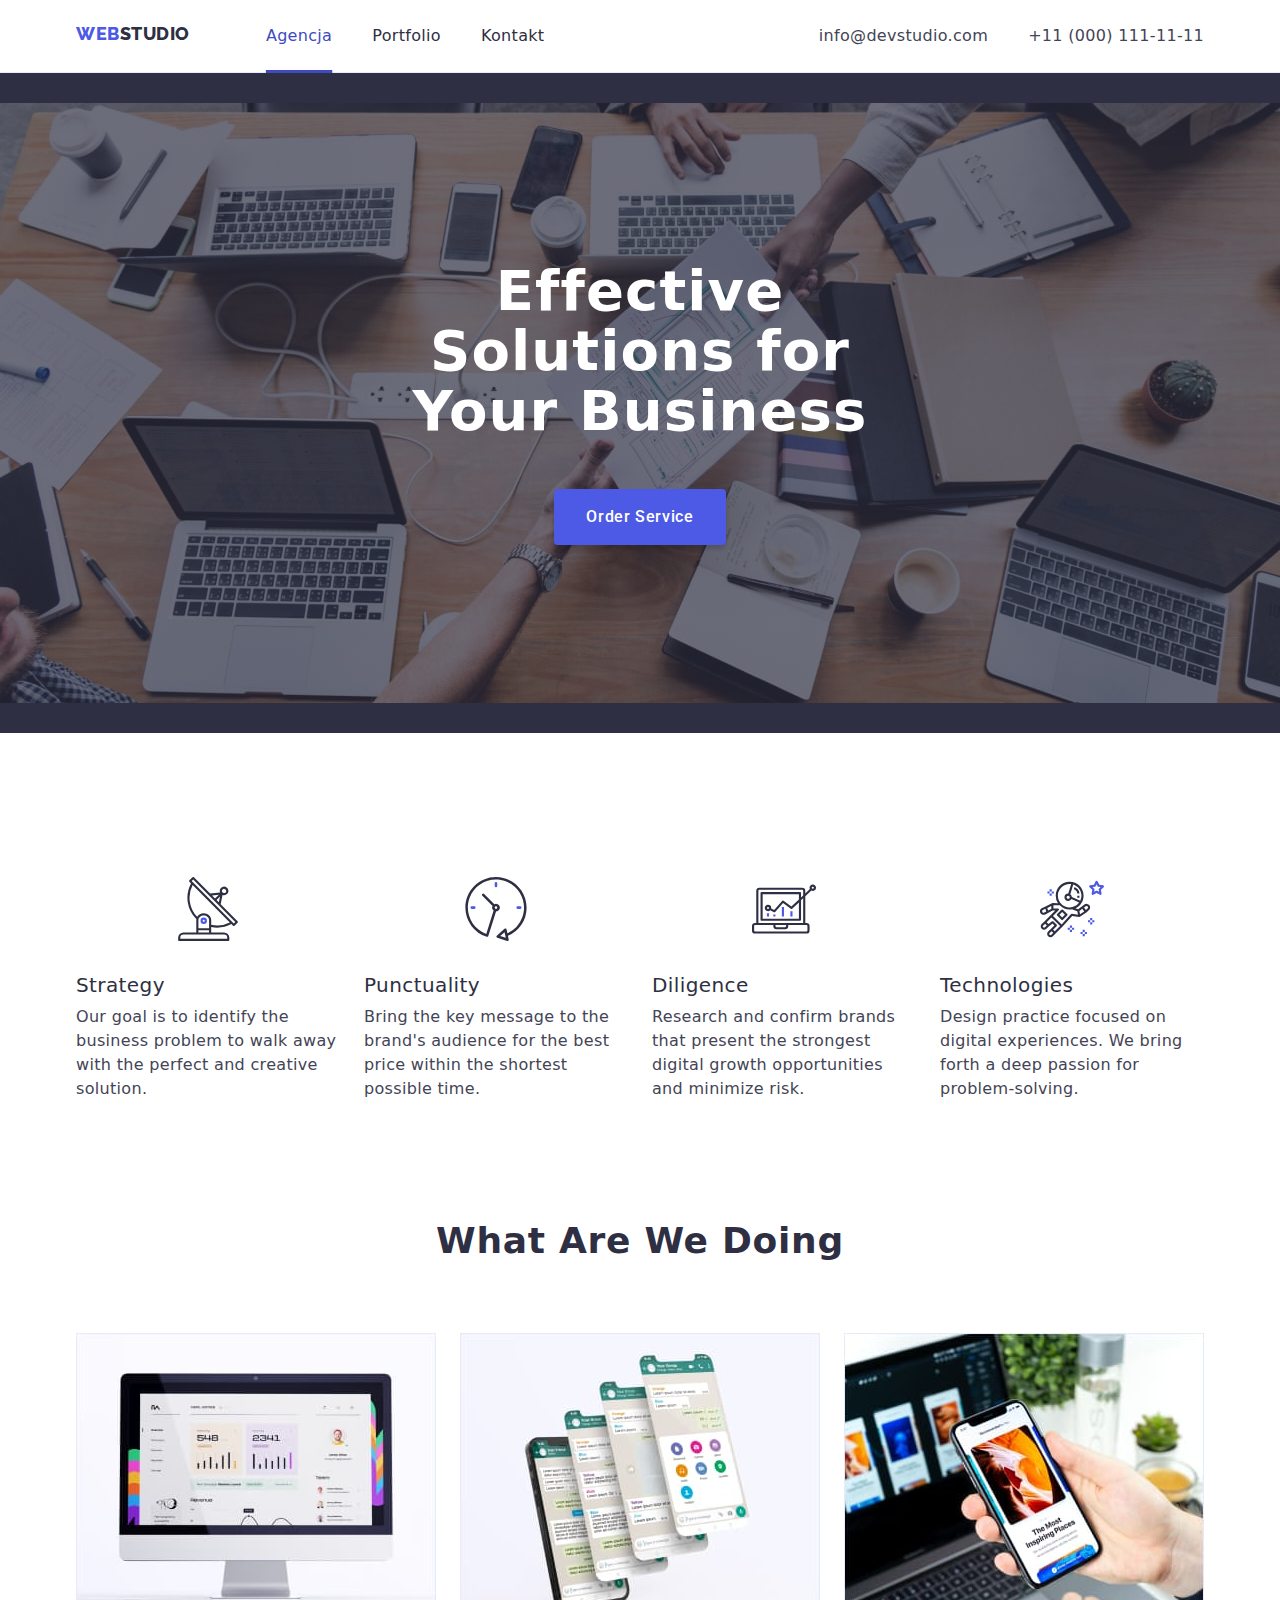
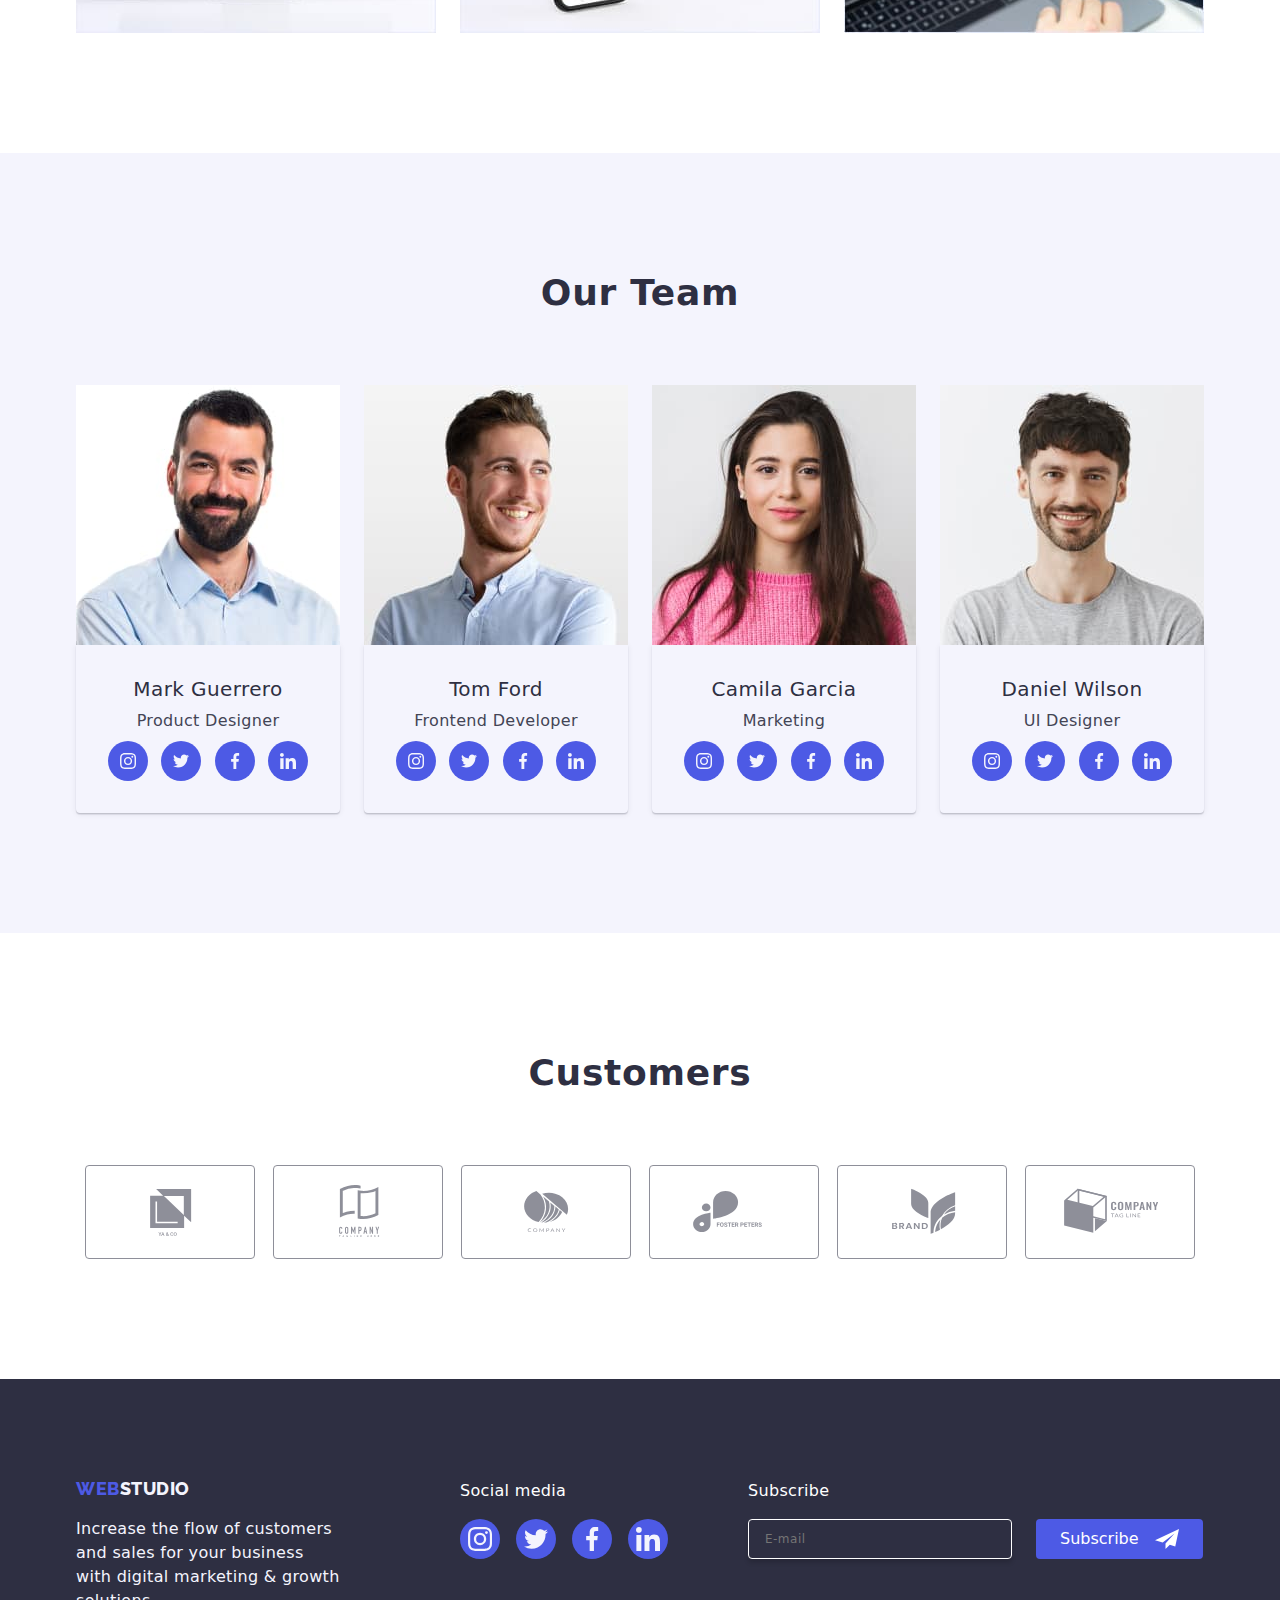
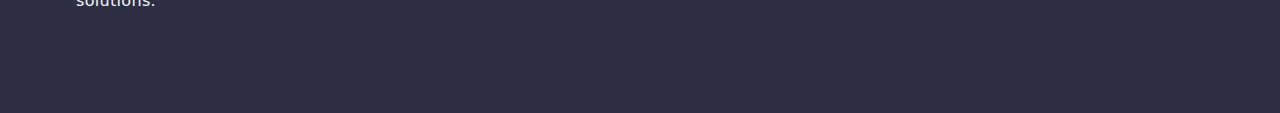
<file: index.html>
<!DOCTYPE html>
<html lang="pl">
  <head>
    <meta charset="UTF-8" />
    <meta http-equiv="X-UA-Compatible" content="IE=edge" />
    <meta name="viewport" content="width=device-width, initial-scale=1.0" />
    <title>WebStudio</title>
    <link rel="stylesheet" href="./css/styles.css" />
    <link
      rel="stylesheet"
      href="https://cdnjs.cloudflare.com/ajax/libs/modern-normalize/2.0.0/modern-normalize.min.css"
    />
    <link rel="preconnect" href="https://fonts.googleapis.com" />
    <link rel="preconnect" href="https://fonts.gstatic.com" crossorigin />
    <link
      href="https://fonts.googleapis.com/css2?family=Raleway:wght@800&family=Roboto:wght@400;500;700;900&display=swap"
      rel="stylesheet"
    />
  </head>
  <body>
    <header class="header">
      <div class="container header-wrapper">
        <a class="logo" href="index.html">
          <span class="logo-span">Web</span>Studio</a
        >
        <nav>
          <ul class="navigation">
            <li><a class="active" href="index.html">Agencja</a></li>
            <li><a href="portfolio.html">Portfolio</a></li>
            <li><a href="#">Kontakt</a></li>
          </ul>
        </nav>
        <address class="address">
          <ul class="header-contact">
            <li><a href="mailto:info@devstudio.com">info@devstudio.com</a></li>
            <li><a href="tel:+11(000)111-11-11">+11 (000) 111-11-11</a></li>
          </ul>
        </address>
      </div>
    </header>
    <main>
      <section class="slogan-background">
        <div class="container">
          <h1 class="slogan">Effective Solutions for Your Business</h1>
          <button class="index-button" type="button" data-modal-open>
            Order Service
          </button>
        </div>
      </section>
      <section class="section">
        <div class="container">
          <ul class="company-desc">
            <li>
              <div>
                <svg width="64px" height="64px">
                  <use href="./images/icons.svg#icon-antenna-1"></use>
                </svg>
              </div>
              <h3 class="header-three">Strategy</h3>

              <p class="desc">
                Our goal is to identify the business problem to walk away with
                the perfect and creative solution.
              </p>
            </li>
            <li>
              <div>
                <svg width="64px" height="64px">
                  <use href="./images/icons.svg#icon-clock-1"></use>
                </svg>
              </div>
              <h3 class="header-three">Punctuality</h3>

              <p class="desc">
                Bring the key message to the brand's audience for the best price
                within the shortest possible time.
              </p>
            </li>
            <li>
              <div>
                <svg width="64px" height="64px">
                  <use href="./images/icons.svg#icon-diagram-1"></use>
                </svg>
              </div>
              <h3 class="header-three">Diligence</h3>

              <p class="desc">
                Research and confirm brands that present the strongest digital
                growth opportunities and minimize risk.
              </p>
            </li>
            <li>
              <div>
                <svg width="64px" height="64px">
                  <use href="./images/icons.svg#icon-astronaut-1"></use>
                </svg>
              </div>
              <h3 class="header-three">Technologies</h3>

              <p class="desc">
                Design practice focused on digital experiences. We bring forth a
                deep passion for problem-solving.
              </p>
            </li>
          </ul>
        </div>
      </section>
      <section class="section work">
        <div class="container">
          <h2 class="header-two">What are we doing</h2>
          <ul class="doing">
            <li>
              <img
                src="images/Rectangle71.jpg"
                alt="computer screen with data on it"
                width="360"
                height="300"
              />
            </li>
            <li>
              <img
                src="images/Rectangle71(1).jpg"
                alt="mobile phone with layers of communicator app"
                width="360"
                height="300"
              />
            </li>
            <li>
              <img
                src="images/Rectangle71(2).jpg"
                alt="person holding a phone with laptop in background"
                width="360"
                height="300"
              />
            </li>
          </ul>
        </div>
      </section>
      <section class="team-background section">
        <div class="container">
          <h2 class="header-two">Our Team</h2>
          <ul class="team">
            <li>
              <img
                src="images/img(1).jpg"
                alt="Mark Guerrero"
                width="264"
                height="260"
              />
              <div>
                <h3 class="header-three">Mark Guerrero</h3>
                <p class="desc">Product Designer</p>
                <ul class="team-icons">
                  <li>
                    <div class="circle">
                      <svg width="16" height="16">
                        <use href="./images/icons.svg#icon-instagram-2"></use>
                      </svg>
                    </div>
                  </li>
                  <li>
                    <div class="circle">
                      <svg width="16" height="16">
                        <use href="./images/icons.svg#icon-twitter-1"></use>
                      </svg>
                    </div>
                  </li>
                  <li>
                    <div class="circle">
                      <svg width="16" height="16">
                        <use href="./images/icons.svg#icon-facebook-1"></use>
                      </svg>
                    </div>
                  </li>
                  <li>
                    <div class="circle">
                      <svg width="16" height="16">
                        <use href="./images/icons.svg#icon-linkedin-1"></use>
                      </svg>
                    </div>
                  </li>
                </ul>
              </div>
            </li>
            <li>
              <img
                src="images/img(1)(1).jpg"
                alt="Tom Ford"
                width="264"
                height="260"
              />
              <div>
                <h3 class="header-three">Tom Ford</h3>
                <p class="desc">Frontend Developer</p>
                <ul class="team-icons">
                  <li>
                    <div class="circle">
                      <svg width="16" height="16">
                        <use href="./images/icons.svg#icon-instagram-2"></use>
                      </svg>
                    </div>
                  </li>
                  <li>
                    <div class="circle">
                      <svg width="16" height="16">
                        <use href="./images/icons.svg#icon-twitter-1"></use>
                      </svg>
                    </div>
                  </li>
                  <li>
                    <div class="circle">
                      <svg width="16" height="16">
                        <use href="./images/icons.svg#icon-facebook-1"></use>
                      </svg>
                    </div>
                  </li>
                  <li>
                    <div class="circle">
                      <svg width="16" height="16">
                        <use href="./images/icons.svg#icon-linkedin-1"></use>
                      </svg>
                    </div>
                  </li>
                </ul>
              </div>
            </li>
            <li>
              <img
                src="images/img(2).jpg"
                alt="Camila Garcia"
                width="264"
                height="260"
              />
              <div>
                <h3 class="header-three">Camila Garcia</h3>
                <p class="desc">Marketing</p>
                <ul class="team-icons">
                  <li>
                    <div class="circle">
                      <svg width="16" height="16">
                        <use href="./images/icons.svg#icon-instagram-2"></use>
                      </svg>
                    </div>
                  </li>
                  <li>
                    <div class="circle">
                      <svg width="16" height="16">
                        <use href="./images/icons.svg#icon-twitter-1"></use>
                      </svg>
                    </div>
                  </li>
                  <li>
                    <div class="circle">
                      <svg width="16" height="16">
                        <use href="./images/icons.svg#icon-facebook-1"></use>
                      </svg>
                    </div>
                  </li>
                  <li>
                    <div class="circle">
                      <svg width="16" height="16">
                        <use href="./images/icons.svg#icon-linkedin-1"></use>
                      </svg>
                    </div>
                  </li>
                </ul>
              </div>
            </li>
            <li>
              <img
                src="images/img(3).jpg"
                alt="Daniel Wilson"
                width="264"
                height="260"
              />
              <div>
                <h3 class="header-three">Daniel Wilson</h3>
                <p class="desc">UI Designer</p>
                <ul class="team-icons">
                  <li>
                    <div class="circle">
                      <svg width="16" height="16">
                        <use href="./images/icons.svg#icon-instagram-2"></use>
                      </svg>
                    </div>
                  </li>
                  <li>
                    <div class="circle">
                      <svg width="16" height="16">
                        <use href="./images/icons.svg#icon-twitter-1"></use>
                      </svg>
                    </div>
                  </li>
                  <li>
                    <div class="circle">
                      <svg width="16" height="16">
                        <use href="./images/icons.svg#icon-facebook-1"></use>
                      </svg>
                    </div>
                  </li>
                  <li>
                    <div class="circle">
                      <svg width="16" height="16">
                        <use href="./images/icons.svg#icon-linkedin-1"></use>
                      </svg>
                    </div>
                  </li>
                </ul>
              </div>
            </li>
          </ul>
        </div>
      </section>
      <section class="section">
        <div class="container">
          <h2 class="header-two">Customers</h2>
          <ul class="customers-list">
            <li>
              <svg width=" 168px" height="88px">
                <use href="./images/icons.svg#icon-Client-1"></use>
              </svg>
            </li>
            <li>
              <svg width=" 168px" height="88px">
                <use href="./images/icons.svg#icon-Client-2"></use>
              </svg>
            </li>
            <li>
              <svg width=" 168px" height="88px">
                <use href="./images/icons.svg#icon-Client-3"></use>
              </svg>
            </li>
            <li>
              <svg width=" 168px" height="88px">
                <use href="./images/icons.svg#icon-Client-4"></use>
              </svg>
            </li>
            <li>
              <svg width=" 168px" height="88px">
                <use href="./images/icons.svg#icon-Client-5"></use>
              </svg>
            </li>
            <li>
              <svg width=" 168px" height="88px">
                <use href="./images/icons.svg#icon-Client-6"></use>
              </svg>
            </li>
          </ul>
        </div>
      </section>
    </main>
    <footer class="footer">
      <div class="container footer-container">
        <div class="container-footer">
          <a class="logo-footer" href="index.html">
            <span class="logo-span">Web</span>Studio</a
          >
          <p class="desc-footer">
            Increase the flow of customers and sales for your business with
            digital marketing & growth solutions.
          </p>
        </div>
        <div class="social-container">
          <h4 class="social-header">Social media</h4>
          <ul class="social-icons">
            <li>
              <div class="circle-footer">
                <svg width="24" height="24">
                  <use href="./images/icons.svg#icon-instagram-2"></use>
                </svg>
              </div>
            </li>
            <li>
              <div class="circle-footer">
                <svg width="24" height="24">
                  <use href="./images/icons.svg#icon-twitter-1"></use>
                </svg>
              </div>
            </li>
            <li>
              <div class="circle-footer">
                <svg width="24" height="24">
                  <use href="./images/icons.svg#icon-facebook-1"></use>
                </svg>
              </div>
            </li>
            <li>
              <div class="circle-footer">
                <svg width="24" height="24">
                  <use href="./images/icons.svg#icon-linkedin-1"></use>
                </svg>
              </div>
            </li>
          </ul>
        </div>
        <div class="email">
          <form action="#">
            <label class="social-header" for="userEmail"> Subscribe </label>
            <div class="form">
              <input
                class="sub-inp"
                placeholder="E-mail"
                id="userEmail"
                type="email"
                name="userEmail"
              /><button class="sub-btn" type="submit">
                <span>Subscribe</span>
                <svg width="24px" height="24px">
                  <use href="./images/icons.svg#icon-Frame-3"></use>
                </svg>
              </button>
            </div>
          </form>
        </div>
      </div>
    </footer>
    <div class="backdrop is-hidden" data-modal>
      <div class="modal">
        <button type="button" class="close-btn" data-modal-close>
          <svg width="24" height="24">
            <use href="./images/icons.svg#icon-close"></use>
          </svg>
        </button>
        <div class="form-modal">
          <h4>Leave your contacts and we will call you back</h4>
          <form action="#">
            <label class="label" for="username">Name</label>
            <div class="input-wrapper">
              <svg width="18px" height="18px">
                <use href="./images/icons.svg#icon-person-black-18dp-1"></use>
              </svg>
              <input
                class="input"
                required
                type="text"
                name="username"
                id="username"
              />
            </div>
            <label class="label" for="phoneNo">Phone</label>
            <div class="input-wrapper">
              <svg width="18px" height="24px">
                <use href="./images/icons.svg#icon-phone-black-18dp-1"></use>
              </svg>
              <input
                class="input"
                required
                type="number"
                name="phoneNo"
                id="phoneNo"
              />
            </div>
            <label class="label" for="email">Email</label>
            <div class="input-wrapper">
              <svg width="18px" height="24px">
                <use href="./images/icons.svg#icon-email-black-18dp-1"></use>
              </svg>
              <input
                class="input"
                required
                type="email"
                name="email"
                id="email"
              />
            </div>
            <label class="label">Comment</label>
            <div class="input-wrapper-txt">
              <textarea
                class="textarea"
                name="comment"
                id="comment"
                placeholder="Text input"
                rows="7"
              ></textarea>
            </div>
            <div class="check-wrapper">
              <input
                required
                class="check"
                name="terms"
                id="terms"
                type="checkbox"
              />
              <label class="label-check" for="terms"
                >I accept the terms and conditions of the
                <a href="#">Privacy policy</a></label
              >
            </div>
            <button class="index-button" type="submit">Send</button>
          </form>
        </div>
      </div>
    </div>
    <script src="./js/modal.js"></script>
  </body>
</html>
</file>
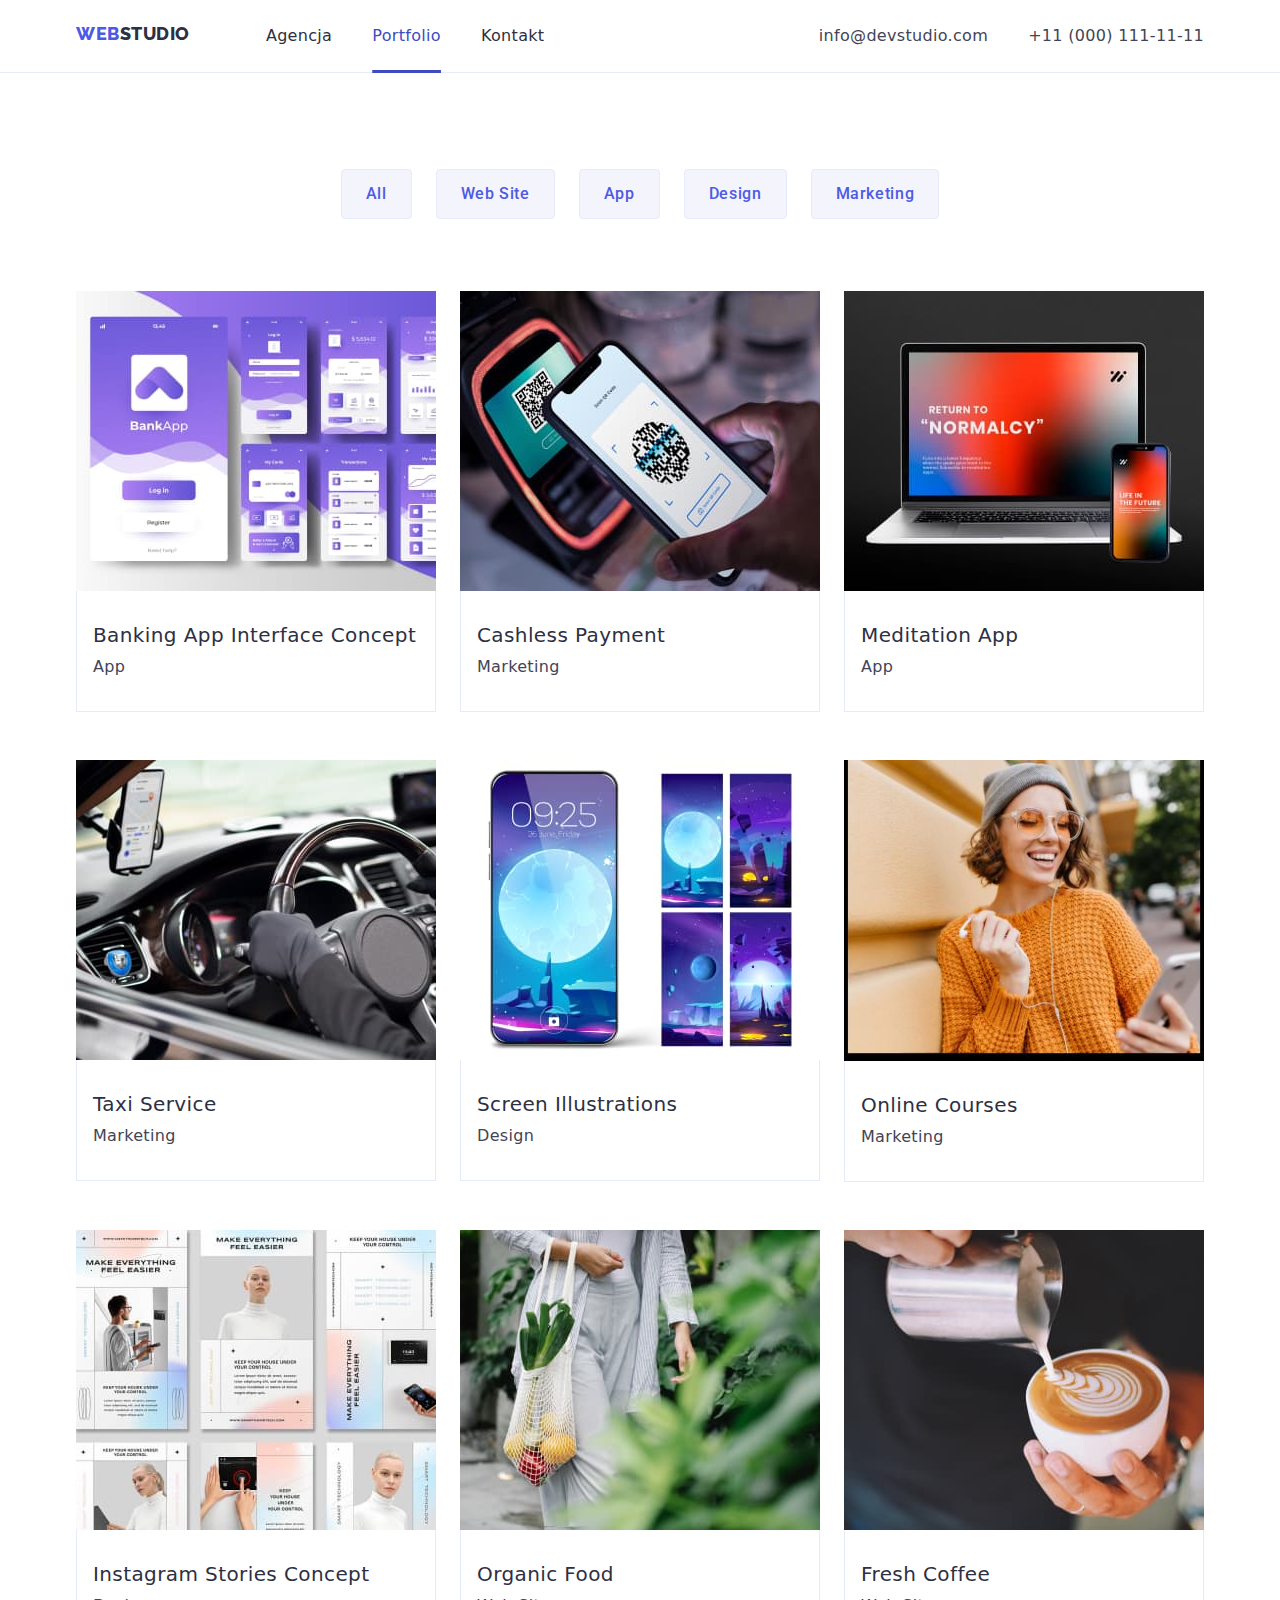
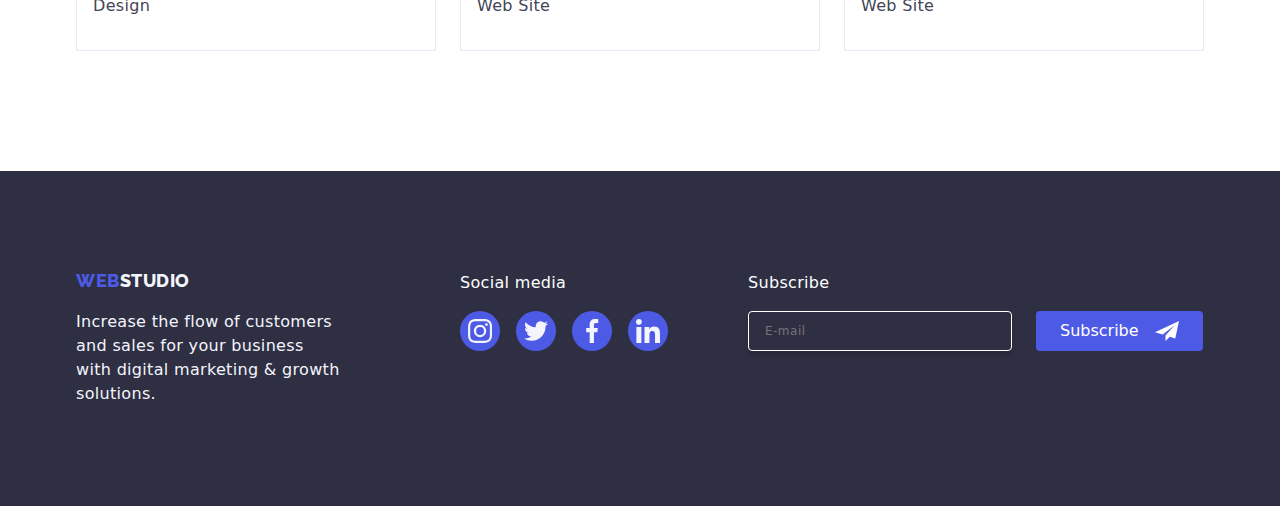
<file: portfolio.html>
<!DOCTYPE html>
<html lang="pl">
  <head>
    <meta charset="UTF-8" />
    <meta http-equiv="X-UA-Compatible" content="IE=edge" />
    <meta name="viewport" content="width=device-width, initial-scale=1.0" />
    <title>Portfolio</title>
    <link rel="stylesheet" href="./css/styles.css" />
    <link
      rel="stylesheet"
      href="https://cdnjs.cloudflare.com/ajax/libs/modern-normalize/2.0.0/modern-normalize.min.css"
    />
    <link rel="preconnect" href="https://fonts.googleapis.com" />
    <link rel="preconnect" href="https://fonts.gstatic.com" crossorigin />
    <link
      href="https://fonts.googleapis.com/css2?family=Raleway:wght@800&family=Roboto:wght@400;500;700;900&display=swap"
      rel="stylesheet"
    />
  </head>
  <body>
    <header class="header">
      <div class="container header-wrapper">
        <a class="logo" href="index.html">
          <span class="logo-span">Web</span>Studio</a
        >
        <nav>
          <ul class="navigation">
            <li><a href="index.html">Agencja</a></li>
            <li><a class="active" href="portfolio.html">Portfolio</a></li>
            <li><a href="#">Kontakt</a></li>
          </ul>
        </nav>
        <address class="address">
          <ul class="header-contact">
            <li><a href="mailto:info@devstudio.com">info@devstudio.com</a></li>
            <li><a href="tel:+11(000)111-11-11">+11 (000) 111-11-11</a></li>
          </ul>
        </address>
      </div>
    </header>
    <main>
      <section class="section-portfolio">
        <div class="container">
          <h1 class="visually-hidden"></h1>
          <ul class="buttons">
            <li><button class="portfolio-button" type="button">All</button></li>
            <li>
              <button class="portfolio-button" type="button">Web Site</button>
            </li>
            <li><button class="portfolio-button" type="button">App</button></li>
            <li>
              <button class="portfolio-button" type="button">Design</button>
            </li>
            <li>
              <button class="portfolio-button" type="button">Marketing</button>
            </li>
          </ul>

          <ul class="portfolio">
            <li>
              <figure class="portfolio-wrapper">
                <img
                  src="images/imgp(4).jpg"
                  alt="purple bank app layout"
                  width="360"
                  height="300"
                />
                <figcaption class="portfolio-desc">
                  14 Stylish and User-Friendly App Design Concepts · Task
                  Manager App · Calorie Tracker App · Exotic Fruit Ecommerce App
                  · Cloud Storage App
                </figcaption>
              </figure>
              <div>
                <h3 class="header-three">Banking App Interface Concept</h3>
                <p class="desc">App</p>
              </div>
            </li>
            <li>
              <figure class="portfolio-wrapper">
                <img
                  src="images/imgp(1).jpg"
                  alt="purple bank app layout"
                  width="360"
                  height="300"
                />
                <figcaption class="portfolio-desc">
                  14 Stylish and User-Friendly App Design Concepts · Task
                  Manager App · Calorie Tracker App · Exotic Fruit Ecommerce App
                  · Cloud Storage App
                </figcaption>
              </figure>
              <div>
                <h3 class="header-three">Cashless Payment</h3>
                <p class="desc">Marketing</p>
              </div>
            </li>
            <li>
              <figure class="portfolio-wrapper">
                <img
                  src="images/imgp(2).jpg"
                  alt="purple bank app layout"
                  width="360"
                  height="300"
                />
                <figcaption class="portfolio-desc">
                  14 Stylish and User-Friendly App Design Concepts · Task
                  Manager App · Calorie Tracker App · Exotic Fruit Ecommerce App
                  · Cloud Storage App
                </figcaption>
              </figure>
              <div>
                <h3 class="header-three">Meditation App</h3>
                <p class="desc">App</p>
              </div>
            </li>
            <li>
              <figure class="portfolio-wrapper">
                <img
                  src="images/imgp(3).jpg"
                  alt="purple bank app layout"
                  width="360"
                  height="300"
                />
                <figcaption class="portfolio-desc">
                  14 Stylish and User-Friendly App Design Concepts · Task
                  Manager App · Calorie Tracker App · Exotic Fruit Ecommerce App
                  · Cloud Storage App
                </figcaption>
              </figure>
              <div>
                <h3 class="header-three">Taxi Service</h3>
                <p class="desc">Marketing</p>
              </div>
            </li>
            <li>
              <figure class="portfolio-wrapper">
                <img
                  src="images/imgp(5).jpg"
                  alt="purple bank app layout"
                  width="360"
                  height="300"
                />
                <figcaption class="portfolio-desc">
                  14 Stylish and User-Friendly App Design Concepts · Task
                  Manager App · Calorie Tracker App · Exotic Fruit Ecommerce App
                  · Cloud Storage App
                </figcaption>
              </figure>
              <div>
                <h3 class="header-three">Screen Illustrations</h3>
                <p class="desc">Design</p>
              </div>
            </li>
            <li>
              <figure class="portfolio-wrapper">
                <img
                  src="images/imgp.jpg"
                  alt="purple bank app layout"
                  width="360"
                  height="300"
                />
                <figcaption class="portfolio-desc">
                  14 Stylish and User-Friendly App Design Concepts · Task
                  Manager App · Calorie Tracker App · Exotic Fruit Ecommerce App
                  · Cloud Storage App
                </figcaption>
              </figure>
              <div>
                <h3 class="header-three">Online Courses</h3>
                <p class="desc">Marketing</p>
              </div>
            </li>
            <li>
              <figure class="portfolio-wrapper">
                <img
                  src="images/imgp(7).jpg"
                  alt="purple bank app layout"
                  width="360"
                  height="300"
                />
                <figcaption class="portfolio-desc">
                  14 Stylish and User-Friendly App Design Concepts · Task
                  Manager App · Calorie Tracker App · Exotic Fruit Ecommerce App
                  · Cloud Storage App
                </figcaption>
              </figure>
              <div>
                <h3 class="header-three">Instagram Stories Concept</h3>
                <p class="desc">Design</p>
              </div>
            </li>
            <li>
              <figure class="portfolio-wrapper">
                <img
                  src="images/img(p)(1).jpg"
                  alt="purple bank app layout"
                  width="360"
                  height="300"
                />
                <figcaption class="portfolio-desc">
                  14 Stylish and User-Friendly App Design Concepts · Task
                  Manager App · Calorie Tracker App · Exotic Fruit Ecommerce App
                  · Cloud Storage App
                </figcaption>
              </figure>
              <div>
                <h3 class="header-three">Organic Food</h3>
                <p class="desc">Web Site</p>
              </div>
            </li>
            <li>
              <figure class="portfolio-wrapper">
                <img
                  src="images/imgp(8).jpg"
                  alt="purple bank app layout"
                  width="360"
                  height="300"
                />
                <figcaption class="portfolio-desc">
                  14 Stylish and User-Friendly App Design Concepts · Task
                  Manager App · Calorie Tracker App · Exotic Fruit Ecommerce App
                  · Cloud Storage App
                </figcaption>
              </figure>
              <div>
                <h3 class="header-three">Fresh Coffee</h3>
                <p class="desc">Web Site</p>
              </div>
            </li>
          </ul>
        </div>
      </section>
    </main>
    <footer class="footer">
      <div class="container footer-container">
        <div class="container-footer">
          <a class="logo-footer" href="index.html">
            <span class="logo-span">Web</span>Studio</a
          >
          <p class="desc-footer">
            Increase the flow of customers and sales for your business with
            digital marketing & growth solutions.
          </p>
        </div>
        <div class="social-container">
          <h4 class="social-header">Social media</h4>
          <ul class="social-icons">
            <li>
              <div class="circle-footer">
                <svg width="24" height="24">
                  <use href="./images/icons.svg#icon-instagram-2"></use>
                </svg>
              </div>
            </li>
            <li>
              <div class="circle-footer">
                <svg width="24" height="24">
                  <use href="./images/icons.svg#icon-twitter-1"></use>
                </svg>
              </div>
            </li>
            <li>
              <div class="circle-footer">
                <svg width="24" height="24">
                  <use href="./images/icons.svg#icon-facebook-1"></use>
                </svg>
              </div>
            </li>
            <li>
              <div class="circle-footer">
                <svg width="24" height="24">
                  <use href="./images/icons.svg#icon-linkedin-1"></use>
                </svg>
              </div>
            </li>
          </ul>
        </div>
        <div class="email">
          <form action="#">
            <label class="social-header" for="userEmail"> Subscribe </label>
            <div class="form">
              <input
                class="sub-inp"
                placeholder="E-mail"
                id="userEmail"
                type="email"
                name="userEmail"
              /><button class="sub-btn" type="submit">
                <span>Subscribe</span>
                <svg width="24px" height="24px">
                  <use href="./images/icons.svg#icon-Frame-3"></use>
                </svg>
              </button>
            </div>
          </form>
        </div>
      </div>
    </footer>
  </body>
</html>
</file>
<file: css/styles.css>
body {
  font-family: "Roboto", sans-serif;
  color: var(--navyblue);
}
a {
  text-decoration: none;
}
ul,
ol {
  list-style: none;
  margin: 0px;
  padding-left: 0px;
}
h3,
h1,
h2,
h4,
p {
  margin: 0px;
}
figure {
  margin-block-start: 0px;
  margin-block-end: 0px;
  margin-inline-start: 0px;
  margin-inline-end: 0px;
}
img {
  display: block;
  max-width: 100%;
  height: auto;
}
button {
  cursor: pointer;
  border: none;
  border-radius: 4px;
}
.visually-hidden {
  position: absolute;
  width: 1px;
  height: 1px;
  margin: 1px;
  border: 0;
  padding: 0;
  white-space: nowrap;
  clip-path: inset(100%);
  clip: rect(0000);
  overflow: hidden;
}
.container {
  width: 1158px;
  margin: 0 auto;
  padding: 0 15px;
}
:root {
  --iris: #4d5ae5;
  --ocean: #404bbf;
  --navyblue: #2e2f42;
  --green: #31d0aa;
  --slate: #434455;
  --lightslate: #8e8f99;
  --cornflower: #e7e9fc;
  --cloud: #f4f4fd;
  --white: #fff;
  --dairy: #fcfcfc;
  --grey: #2e2f42;
  --grey-modal: rgba(46, 47, 66, 0.4);
  --tr-function: cubic-bezier(0.4, 0, 0.2, 1);
  --tr-duration: 250ms;
  --transition: var(--tr-function) var(--tr-duration);
}
.section {
  padding-top: 120px;
  padding-bottom: 120px;
}
.header {
  border-bottom: 1px solid var(--cornflower);
  padding: 24px 0;
}
.logo {
  color: var(--navyblue);
  font-family: Raleway;
  font-size: 18px;

  font-weight: 800;
  line-height: 1.16;
  letter-spacing: 0.54px;
  text-transform: uppercase;
}
.logo-span {
  color: var(--iris);
}
.address {
  margin-left: auto;
}
nav {
  margin-left: 76px;
}

.navigation a {
  font-size: 16px;
  color: var(--navyblue);
  font-weight: 500;
  line-height: 1.5;
  letter-spacing: 0.32px;
}
.navigation a:hover,
.navigation a:focus {
  color: var(--ocean);
  transition: color var(--transition);
}
.active {
  color: var(--ocean) !important;
  text-decoration: underline var(--ocean) 3px;
  text-underline-offset: 29px;
}
.header-contact a {
  color: var(--slate);

  font-size: 16px;
  font-style: normal;
  line-height: 1.5;
  letter-spacing: 0.32px;
}
.header-contact a:hover,
.header-contact a:focus {
  color: var(--ocean);
  transition: color var(--transition);
}
.slogan-background {
  padding: 188px 0;
  background-color: var(--navyblue);
  display: flex;
  justify-content: center;
  flex-direction: column;
  background-image: linear-gradient(
      rgba(46, 47, 66, 0.7),
      rgba(46, 47, 66, 0.7)
    ),
    url(../images/people-office1.jpg);
  background-repeat: no-repeat;
  background-position: 50% 50%;
}
.slogan {
  color: var(--white);
  font-size: 56px;
  font-weight: 700;
  line-height: 1.07;
  letter-spacing: 1.12px;
  text-align: center;

  max-width: 496px;
  margin: 0 auto;
  margin-bottom: 48px;
}
.index-button {
  border-radius: 4px;
  background: var(--iris);
  box-shadow: 0px 4px 4px 0px rgba(0, 0, 0, 0.15);
  color: var(--white);

  font-family: "Roboto", sans-serif;
  font-size: 16px;

  font-weight: 500;
  line-height: 1.5;
  letter-spacing: 0.64px;
  padding: 16px 32px;
  display: block;
  margin: 0 auto;
}
.index-button:hover,
.index-button:focus {
  background: var(--ocean);
  transition: background-color var(--transition);
}
.portfolio-button {
  display: flex;
  padding: 12px 24px;
  justify-content: center;
  align-items: center;
  border-radius: 4px;
  background: var(--cloud);
  color: var(--iris);
  text-align: center;
  border: 1px solid var(--cornflower);
  font-size: 16px;

  font-weight: 500;
  line-height: 1.5;
  letter-spacing: 0.64px;
  font-family: "Roboto", sans-serif;
}
.portfolio-button:hover,
.portfolio-button:focus {
  background: var(--ocean);
  box-shadow: 0px 2px 2px 0px rgba(0, 0, 0, 0.12),
    0px 2px 1px 0px rgba(0, 0, 0, 0.08), 0px 3px 1px 0px rgba(0, 0, 0, 0.1);
  color: var(--white);
  border-bottom: none;
  transition: var(--transition);
}
.company-desc {
  display: flex;
  gap: 24px;
}
.company-desc > li > div {
  display: flex;
  align-items: center;
  justify-content: center;
  width: 264px;
  height: 112px;
  margin-bottom: 8px;
}
.header-three {
  font-size: 20px;

  font-weight: 500;
  line-height: 1.2;
  letter-spacing: 0.4px;
  margin-bottom: 8px;
}
.work {
  padding-top: 0;
}
.doing {
  display: flex;
  gap: 24px;
}
.desc {
  color: var(--slate);

  font-size: 16px;

  line-height: 1.5;
  letter-spacing: 0.32px;
}
.header-two {
  font-size: 36px;

  font-weight: 700;
  line-height: 1.11;
  letter-spacing: 0.72px;
  text-transform: capitalize;
  text-align: center;
  margin-bottom: 72px;
}
.team {
  display: flex;
  gap: 24px;
  padding-inline-start: 0px;
}
.team-background {
  background: var(--cloud);
}
.footer {
  background: var(--navyblue);
  padding: 100px 0;
}
.desc-footer {
  color: var(--cloud);

  font-size: 16px;

  line-height: 1.5;
  letter-spacing: 0.32px;
  margin-top: 17.5px;
}
.logo-footer {
  color: var(--cloud);
  font-family: "Raleway";
  font-size: 18px;

  font-weight: 800;
  line-height: 1.16;
  letter-spacing: 0.54px;
  text-transform: uppercase;
}
.buttons {
  display: flex;
  gap: 24px;
  justify-content: center;
  margin-bottom: 72px;
}
.portfolio {
  display: flex;
  flex-wrap: wrap;
  gap: 48px 24px;
}

.header-wrapper {
  display: flex;
}

.header-wrapper > nav > ul {
  display: flex;
  gap: 40px;
}
.header-wrapper > address > ul {
  gap: 40px;
  display: flex;
}
.team > li > div {
  text-align: center;
  padding: 32px;
  border-radius: 0px 0px 4px 4px;
  box-shadow: 0px 2px 1px 0px rgba(46, 47, 66, 0.08),
    0px 1px 1px 0px rgba(46, 47, 66, 0.16),
    0px 1px 6px 0px rgba(46, 47, 66, 0.08);
}

.container-footer {
  width: 264px;
}
.portfolio > li > div {
  border: 1px solid var(--cornflower);
  padding: 32px 16px;
  border-top: none;
}
.section-portfolio {
  padding-top: 96px;
  padding-bottom: 120px;
}
.portfolio li:hover,
.portfolio li:focus {
  box-shadow: 0px 2px 1px 0px rgba(46, 47, 66, 0.08),
    0px 1px 1px 0px rgba(46, 47, 66, 0.16),
    0px 1px 6px 0px rgba(46, 47, 66, 0.08);
  transition: box-shadow var(--transition);
}
.customers-list {
  display: flex;
  justify-content: space-around;
}
.customers-list > li {
  fill: var(--lightslate);
  border: 1px solid var(--lightslate);
  border-radius: 4px;
}
.customers-list > li:hover,
.customers-list > li:focus {
  border-color: var(--ocean);
  fill: var(--ocean);
  transition: var(--transition);
}
.team-icons {
  display: flex;
  justify-content: space-between;
  margin-top: 8px;
}
.social-header {
  font-size: 16px;
  font-weight: 500;
  line-height: 1.5;
  letter-spacing: 0.32px;
  color: var(--white);
}
.social-icons {
  display: flex;
  gap: 16px;
  margin-top: 16px;
}
.footer-container {
  display: flex;
}
.social-container {
  margin-left: 120px;
}
.circle {
  width: 40px;
  height: 40px;
  background-color: var(--iris);
  border-radius: 50%;
  margin: 0;
  padding: 0;
  display: flex;
  justify-content: center;
  align-items: center;
}

.circle:focus,
.circle:hover {
  background-color: var(--ocean);
  cursor: pointer;
  transition: background-color var(--transition);
}
.circle-footer {
  width: 40px;
  height: 40px;
  background-color: var(--iris);
  border-radius: 50%;
  margin: 0;
  padding: 0;
  display: flex;
  justify-content: center;
  align-items: center;
}
.circle-footer:focus,
.circle-footer:hover {
  background-color: var(--green);
  cursor: pointer;
  transition: background-color var(--transition);
}
.portfolio-wrapper {
  position: relative;
  object-fit: cover;
  overflow: hidden;
}
.portfolio-desc {
  position: absolute;
  inset: 0;
  background-color: var(--iris);
  color: var(--cloud);

  font-size: 16px;

  line-height: 1.5;
  letter-spacing: 0.32px;
  translate: 0 100% 0;
  padding-left: 32px;
  padding-right: 32px;
  padding-top: 40px;
}
.portfolio li:hover .portfolio-desc,
.portfolio li:focus .portfolio-desc {
  translate: 0;
  transition: translate var(--transition);
}
.backdrop {
  background-color: var(--grey-modal);
  position: fixed;
  inset: 0;
  opacity: 1;
  pointer-events: all;
  visibility: visible;
}
.modal {
  position: relative;
  max-width: 408px;
  min-height: 584px;
  margin: 80px auto;
  background-color: var(--dairy);
}
.close-btn {
  position: absolute;
  inset: 24px 24px auto auto;
  background-color: var(--dairy);
}
.is-hidden {
  opacity: 0;
  visibility: hidden;
  pointer-events: none;
}
.sub-btn {
  color: var(--white);
  display: inline-flex;
  padding: 8px 24px;
  justify-content: center;
  align-items: center;
  gap: 16px;
  border-radius: 4px;
  background: var(--iris);
}
.email {
  margin-left: 80px;
}
.form {
  display: flex;
  margin-top: 16px;
  gap: 24px;
}
.sub-inp {
  width: 264px;
  background-color: var(--navyblue);
  border-radius: 4px;
  border: 1px solid var(--white, #fff);
  box-shadow: 0px 4px 4px 0px rgba(0, 0, 0, 0.15);
  padding-left: 16px;
  color: var(--white);
  font-size: 12px;
  line-height: 2;
  letter-spacing: 0.48px;
}
.sub-btn:focus,
.sub-btn:hover {
  background-color: var(--green);
  transition: background-color var(--transition);
}
.form-modal {
}
.form-modal > h4 {
  color: var(--navyblue);
  text-align: center;
  font-size: 16px;
  font-weight: 500;
  line-height: 1.5;
  letter-spacing: 0.32px;
  padding-top: 72px;
  margin-bottom: 16px;
}
.form-modal > form {
  display: flex;
  flex-direction: column;
  margin: 0 16px 0 16px;
}

.input-wrapper input {
  border: none;
}

.input-wrapper input:focus {
  outline: none;
}
.input-wrapper {
  display: flex;
  border-radius: 4px;
  border: 1px solid var(--grey-modal);
  padding: 8px;
  margin-bottom: 8px;
}

.input-wrapper > input {
  flex-grow: 1;
}
.input-wrapper:focus-within {
  border-color: var(--iris);
  fill: var(--iris);
  transition: var(--transition);
}
.input-wrapper-txt textarea:focus {
  outline: none;
  border-color: var(--iris);
  transition: var(--transition);
}
.input-wrapper-txt > textarea {
  width: 100%;
  resize: none;
  border-radius: 4px;
  border: 1px solid var(--grey-modal);
}
.label {
  color: var(--lightslate);
  font-size: 12px;
  line-height: 1.16;
  letter-spacing: 0.48px;
  margin-bottom: 4px;
}
.textarea {
  font-size: 12px;
  line-height: 1.16;
  letter-spacing: 0.48px;
  margin-bottom: 8px;
  padding: 8px 16px;
}
.textarea::placeholder {
  color: var(--grey-modal);
}
.check-wrapper {
  margin-bottom: 24px;
}
.label-check {
  color: var(--lightslate);
  font-size: 12px;
  line-height: 1.16;
  letter-spacing: 0.48px;
}
.label-check a {
  color: var(--iris);
  text-decoration: underline;
}
.form-modal > form > button {
  min-width: 169px;
}
</file>
